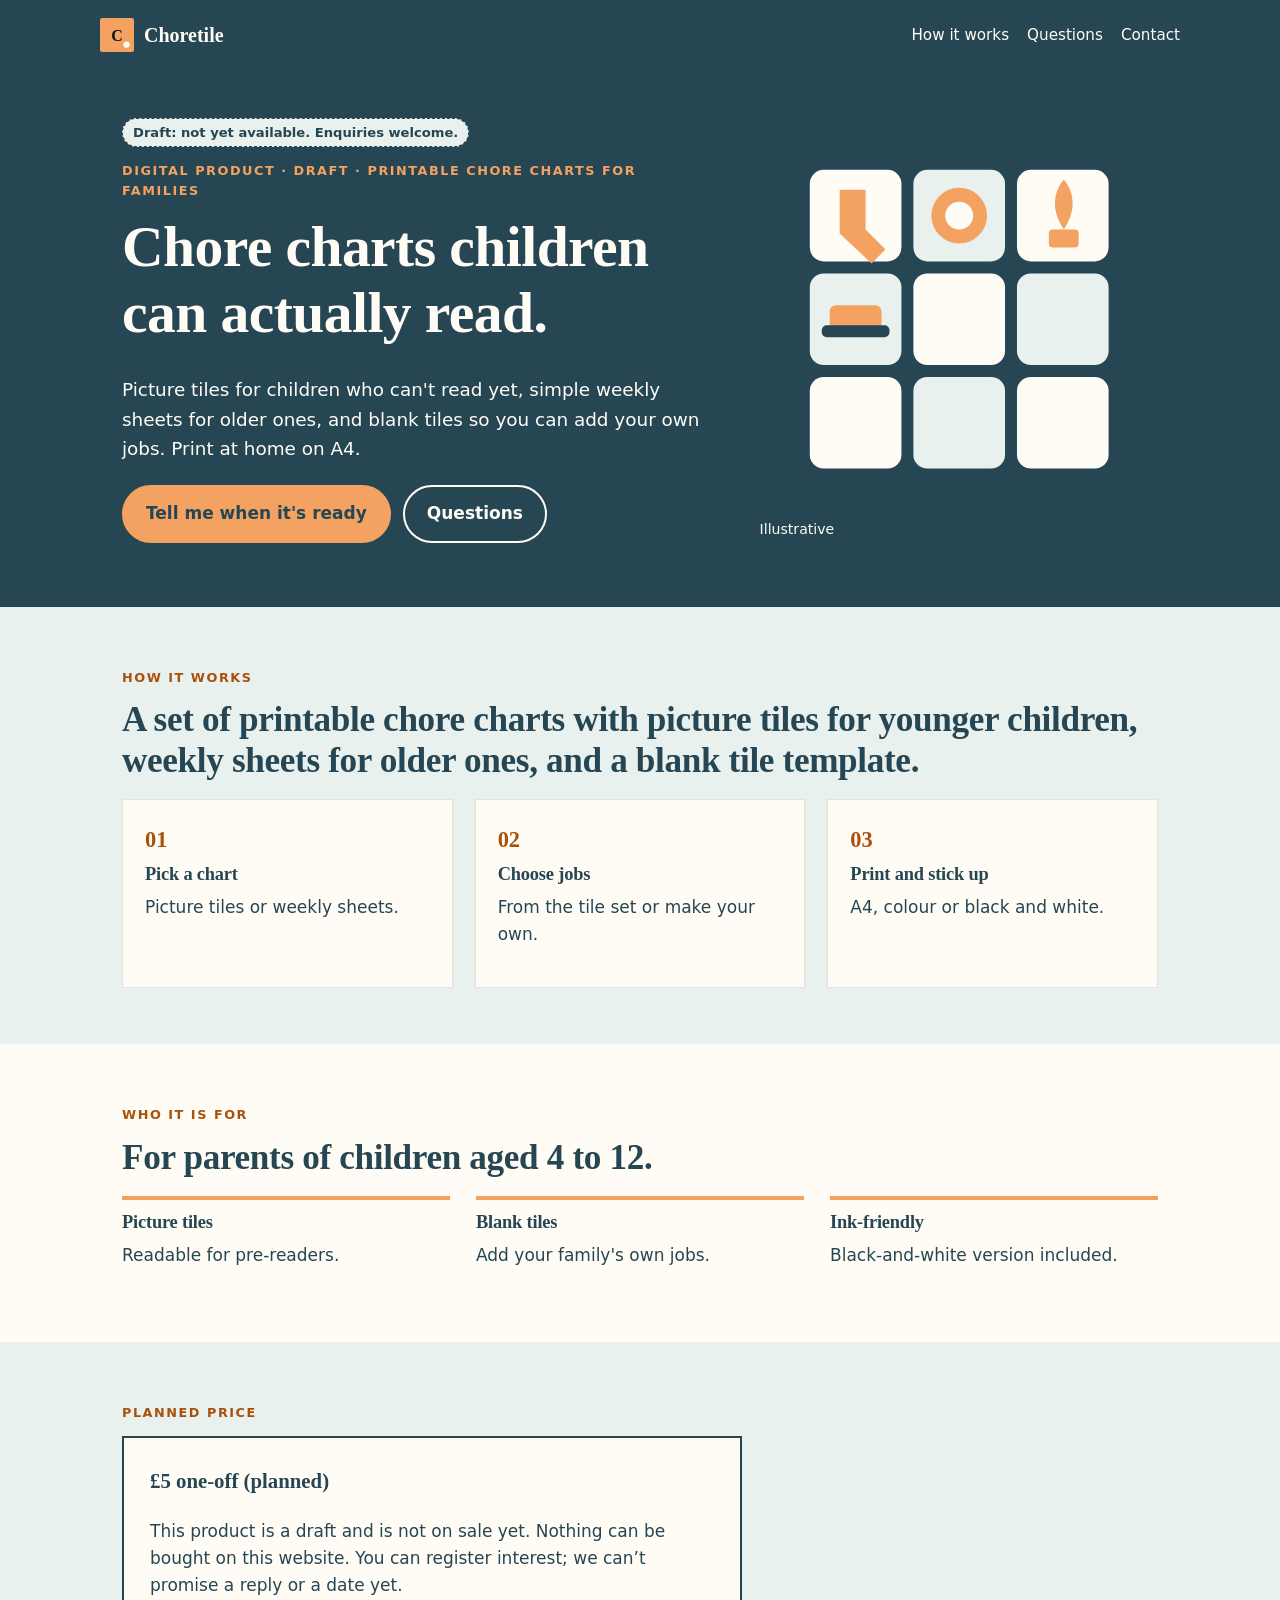
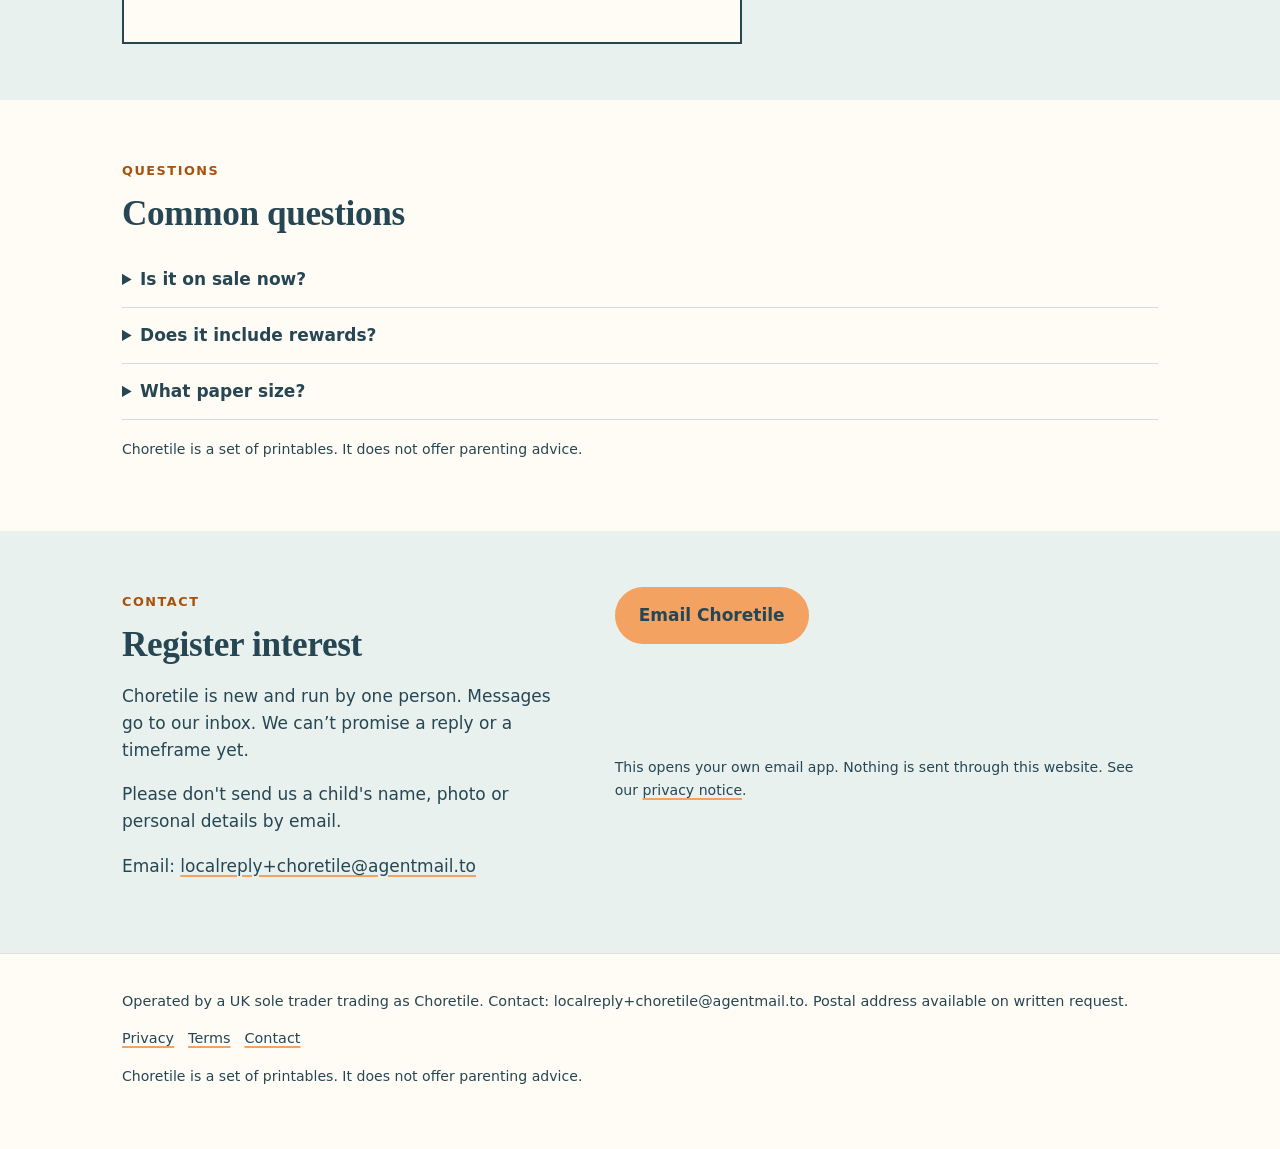
<file: index.html>
<!doctype html>
<html lang="en-GB">
<head>
<meta charset="utf-8">
<meta name="viewport" content="width=device-width, initial-scale=1">
<meta http-equiv="Content-Security-Policy" content="default-src 'self'; img-src 'self' data: https://localreplyloop.goatcounter.com; style-src 'self'; script-src 'self'; font-src 'self'; connect-src 'self'; form-action 'self'; base-uri 'self'; object-src 'none'">
<meta name="referrer" content="strict-origin-when-cross-origin">
<title>Choretile: Chore charts children can actually read</title>
<meta name="description" content="A set of printable chore charts with picture tiles for younger children, weekly sheets for older ones, and a blank tile template.">
<meta name="theme-color" content="#264653">
<meta property="og:type" content="website"><meta property="og:title" content="Choretile: Chore charts children can actually read"><meta property="og:description" content="A set of printable chore charts with picture tiles for younger children, weekly sheets for older ones, and a blank tile template.">
<meta property="og:image" content="https://evanturner557-del.github.io/choretile/assets/og.png"><meta property="og:image:width" content="1200"><meta property="og:image:height" content="630">
<meta property="og:image:alt" content="Choretile: Chore charts children can actually read."><meta property="og:site_name" content="Choretile"><meta property="og:locale" content="en_GB">
<meta property="og:url" content="https://evanturner557-del.github.io/choretile/"><meta name="twitter:card" content="summary_large_image">
<link rel="canonical" href="https://evanturner557-del.github.io/choretile/">
<link rel="icon" href="assets/favicon.svg" type="image/svg+xml">
<link rel="stylesheet" href="assets/site.css">
<script src="assets/config.js"></script>
<script src="assets/analytics.js" defer></script>
<script src="_shared/kit.js" defer></script>
</head>
<body>
<a class="skip" href="#main">Skip to content</a>
<header class="band"><div class="wrap top"><a class="brand" href="./"><svg viewBox="0 0 64 64" aria-hidden="true" width="34" height="34"><rect width="64" height="64" rx="4" fill="#F4A261"/><text x="32" y="43" text-anchor="middle" font-family="Georgia, serif" font-weight="700" font-size="30" fill="#111111">C</text><circle cx="50" cy="50" r="6" fill="#FFFCF5"/></svg>Choretile</a><nav aria-label="Primary"><a href="#how">How it works</a><a href="#faq">Questions</a><a href="#contact">Contact</a></nav></div></header>
<main id="main">
<div class="band"><section class="hero"><div class="wrap"><div><span class="draft">Draft: not yet available. Enquiries welcome.</span><br><span class="eyebrow">Digital product · draft · Printable chore charts for families</span><h1>Chore charts children can actually read.</h1><p class="lede">Picture tiles for children who can&#x27;t read yet, simple weekly sheets for older ones, and blank tiles so you can add your own jobs. Print at home on A4.</p><div class="ctas"><a class="btn" href="#contact" data-cta="hero">Tell me when it&#x27;s ready</a><a class="btn ghost" href="#faq" data-cta="hero-secondary">Questions</a></div></div><figure class="art"><svg viewBox="0 0 400 400" aria-hidden="true" focusable="false" class="motif"><rect x="50" y="50" width="92" height="92" rx="14" fill="#FFFCF5"/><rect x="154" y="50" width="92" height="92" rx="14" fill="#E9F1EE"/><rect x="258" y="50" width="92" height="92" rx="14" fill="#FFFCF5"/><rect x="50" y="154" width="92" height="92" rx="14" fill="#E9F1EE"/><rect x="154" y="154" width="92" height="92" rx="14" fill="#FFFCF5"/><rect x="258" y="154" width="92" height="92" rx="14" fill="#E9F1EE"/><rect x="50" y="258" width="92" height="92" rx="14" fill="#FFFCF5"/><rect x="154" y="258" width="92" height="92" rx="14" fill="#E9F1EE"/><rect x="258" y="258" width="92" height="92" rx="14" fill="#FFFCF5"/><path d="M80 70 h26 v40 l20 20 -14 14 -32 -30z" fill="#F4A261"/><circle cx="200" cy="96" r="28" fill="#F4A261"/><circle cx="200" cy="96" r="14" fill="#FFFCF5"/><path d="M305 110 c-20 -30 0 -50 0 -50 c0 0 20 20 0 50z" fill="#F4A261"/><rect x="290" y="110" width="30" height="18" rx="4" fill="#F4A261"/><rect x="70" y="186" width="52" height="26" rx="6" fill="#F4A261"/><rect x="62" y="206" width="68" height="12" rx="5" fill="#264653"/></svg><figcaption class="fine">Illustrative</figcaption></figure></div></section></div>
<section class="tint" id="how"><div class="wrap"><span class="eyebrow">How it works</span><h2>A set of printable chore charts with picture tiles for younger children, weekly sheets for older ones, and a blank tile template.</h2><div class="steps"><div class="step"><h3>Pick a chart</h3><p>Picture tiles or weekly sheets.</p></div><div class="step"><h3>Choose jobs</h3><p>From the tile set or make your own.</p></div><div class="step"><h3>Print and stick up</h3><p>A4, colour or black and white.</p></div></div></div></section>
<section><div class="wrap"><span class="eyebrow">Who it is for</span><h2>For parents of children aged 4 to 12.</h2><div class="points"><div class="point"><h3>Picture tiles</h3><p>Readable for pre-readers.</p></div><div class="point"><h3>Blank tiles</h3><p>Add your family&#x27;s own jobs.</p></div><div class="point"><h3>Ink-friendly</h3><p>Black-and-white version included.</p></div></div></div></section>
<section class="tint" id="price"><div class="wrap"><span class="eyebrow">Planned price</span><div class="pricebox"><p class="price">£5 one-off (planned)</p><p>This product is a draft and is not on sale yet. Nothing can be bought on this website. You can register interest; we can’t promise a reply or a date yet.</p></div></div></section>
<section id="faq"><div class="wrap"><span class="eyebrow">Questions</span><h2>Common questions</h2><details><summary>Is it on sale now?</summary><p>Not yet. Choretile is a draft product. Ask to hear when it&#x27;s ready.</p></details><details><summary>Does it include rewards?</summary><p>There&#x27;s a space for whatever your family agrees. No points system you have to follow.</p></details><details><summary>What paper size?</summary><p>A4.</p></details><p class="fine fine-gap">Choretile is a set of printables. It does not offer parenting advice.</p></div></section>
<section class="tint" id="contact"><div class="wrap contact-grid"><div><span class="eyebrow">Contact</span><h2>Register interest</h2><p>Choretile is new and run by one person. Messages go to our inbox. We can’t promise a reply or a timeframe yet.</p><p>Please don&#x27;t send us a child&#x27;s name, photo or personal details by email.</p><p>Email: <a href="mailto:localreply+choretile@agentmail.to">localreply+choretile@agentmail.to</a></p></div><div class="form contact-mail"><p><a class="btn" href="mailto:localreply+choretile@agentmail.to?subject=%5BChoretile%5D%20Enquiry" data-cta="enquire">Email Choretile</a></p><p class="hint">This opens your own email app. Nothing is sent through this website. See our <a href="privacy.html">privacy notice</a>.</p></div></div></section>
</main><footer><div class="wrap"><p>Operated by a UK sole trader trading as Choretile. Contact: localreply+choretile@agentmail.to. Postal address available on written request.</p>
<p><a href="privacy.html">Privacy</a><a href="terms.html">Terms</a><a href="./#contact">Contact</a></p>
<p class="fine">Choretile is a set of printables. It does not offer parenting advice.</p></div></footer>
</body></html>
</file>
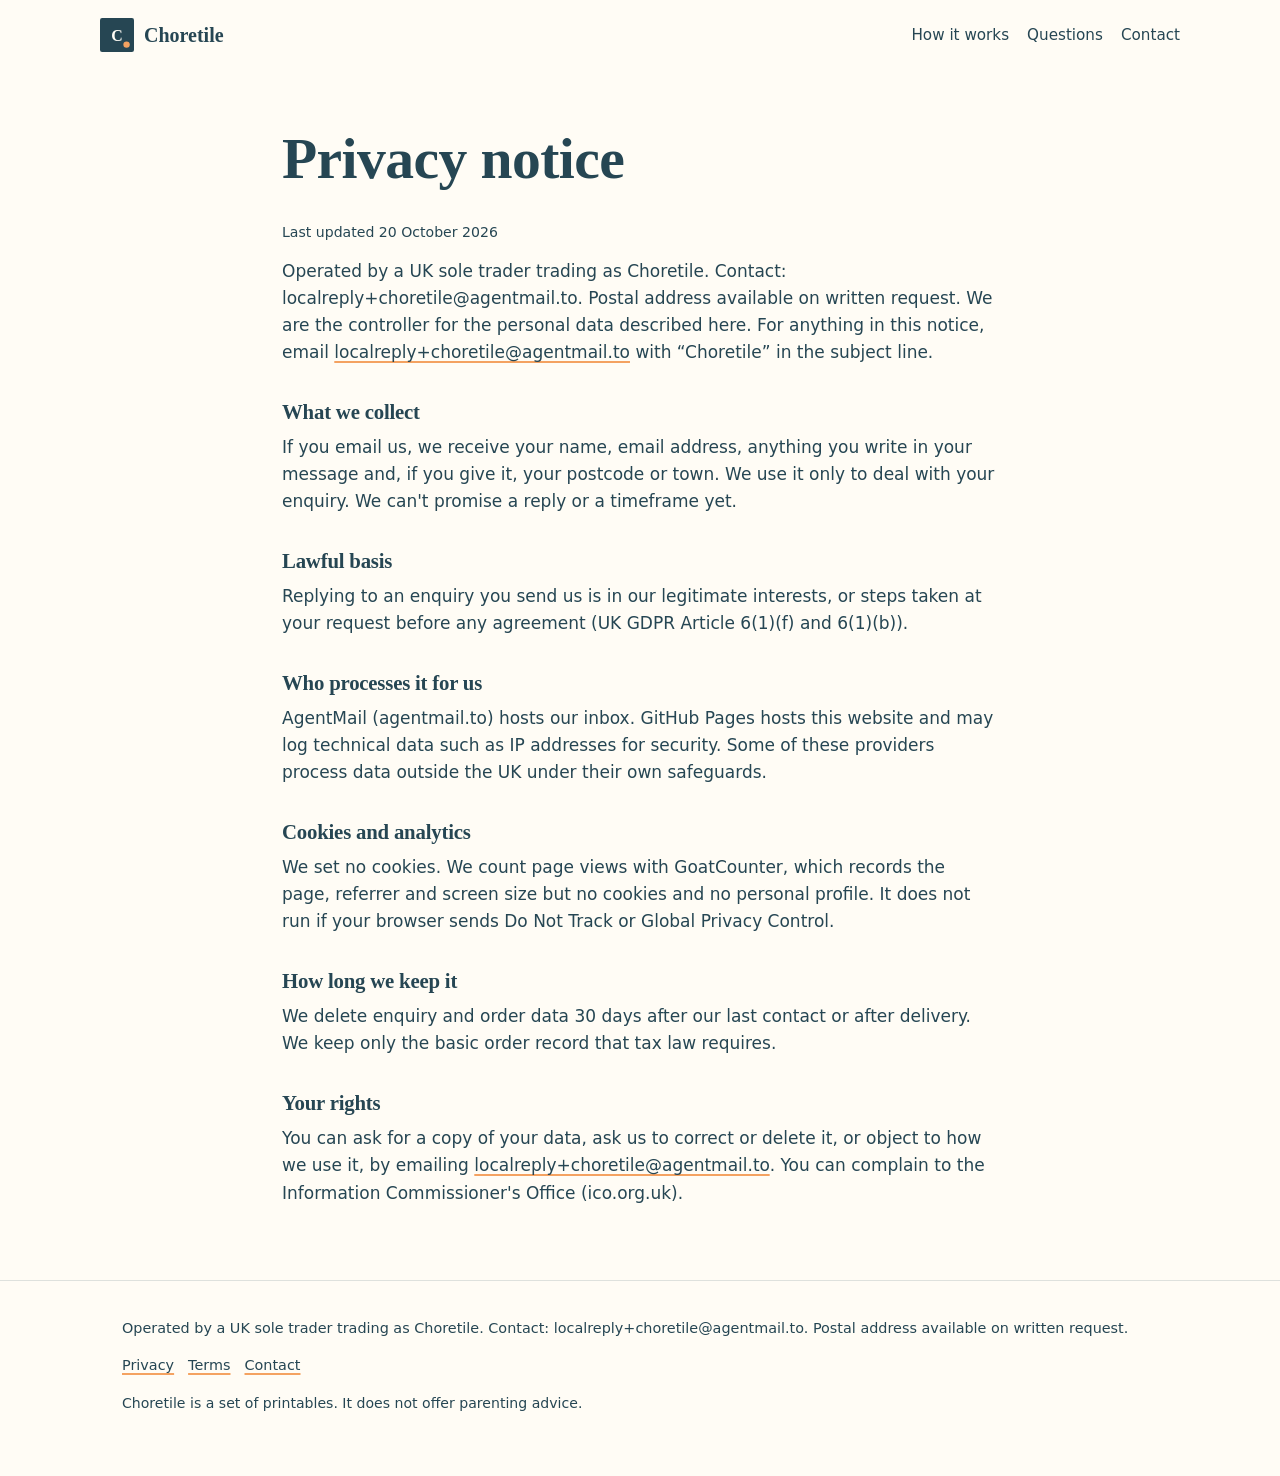
<file: privacy.html>
<!doctype html>
<html lang="en-GB">
<head>
<meta charset="utf-8">
<meta name="viewport" content="width=device-width, initial-scale=1">
<meta http-equiv="Content-Security-Policy" content="default-src 'self'; img-src 'self' data: https://localreplyloop.goatcounter.com; style-src 'self'; script-src 'self'; font-src 'self'; connect-src 'self'; form-action 'self'; base-uri 'self'; object-src 'none'">
<meta name="referrer" content="strict-origin-when-cross-origin">
<title>Privacy notice | Choretile</title>
<meta name="description" content="Privacy notice for Choretile.">
<meta name="theme-color" content="#264653">
<meta property="og:type" content="website"><meta property="og:title" content="Privacy notice | Choretile"><meta property="og:description" content="Privacy notice for Choretile.">
<meta property="og:image" content="https://evanturner557-del.github.io/choretile/assets/og.png"><meta property="og:image:width" content="1200"><meta property="og:image:height" content="630">
<meta property="og:image:alt" content="Choretile: Chore charts children can actually read."><meta property="og:site_name" content="Choretile"><meta property="og:locale" content="en_GB">
<meta property="og:url" content="https://evanturner557-del.github.io/choretile/privacy.html"><meta name="twitter:card" content="summary_large_image">
<link rel="canonical" href="https://evanturner557-del.github.io/choretile/privacy.html">
<link rel="icon" href="assets/favicon.svg" type="image/svg+xml">
<link rel="stylesheet" href="assets/site.css">
<script src="assets/config.js"></script>
<script src="assets/analytics.js" defer></script>
<script src="_shared/kit.js" defer></script>
</head>
<body>
<a class="skip" href="#main">Skip to content</a>
<header><div class="wrap top"><a class="brand" href="./"><svg viewBox="0 0 64 64" aria-hidden="true" width="34" height="34"><rect width="64" height="64" rx="4" fill="#264653"/><text x="32" y="43" text-anchor="middle" font-family="Georgia, serif" font-weight="700" font-size="30" fill="#FFFCF5">C</text><circle cx="50" cy="50" r="6" fill="#F4A261"/></svg>Choretile</a><nav aria-label="Primary"><a href="#how">How it works</a><a href="#faq">Questions</a><a href="#contact">Contact</a></nav></div></header><main id="main"><section><div class="wrap legal"><h1>Privacy notice</h1><p class="fine">Last updated 20 October 2026</p>
<p><span>Operated by a UK sole trader trading as Choretile. Contact: localreply+choretile@agentmail.to. Postal address available on written request.</span> We are the controller for the personal data described here. For anything in this notice, email <a href="mailto:localreply+choretile@agentmail.to">localreply+choretile@agentmail.to</a> with “Choretile” in the subject line.</p>
<h2>What we collect</h2><p>If you email us, we receive your name, email address, anything you write in your message and, if you give it, your postcode or town. We use it only to deal with your enquiry. We can&#x27;t promise a reply or a timeframe yet.</p>
<h2>Lawful basis</h2><p>Replying to an enquiry you send us is in our legitimate interests, or steps taken at your request before any agreement (UK GDPR Article 6(1)(f) and 6(1)(b)).</p>
<h2>Who processes it for us</h2><p>AgentMail (agentmail.to) hosts our inbox. GitHub Pages hosts this website and may log technical data such as IP addresses for security. Some of these providers process data outside the UK under their own safeguards.</p>
<h2>Cookies and analytics</h2><p>We set no cookies. We count page views with GoatCounter, which records the page, referrer and screen size but no cookies and no personal profile. It does not run if your browser sends Do Not Track or Global Privacy Control.</p>
<h2>How long we keep it</h2><p>We delete enquiry and order data 30 days after our last contact or after delivery. We keep only the basic order record that tax law requires.</p>
<h2>Your rights</h2><p>You can ask for a copy of your data, ask us to correct or delete it, or object to how we use it, by emailing <a href="mailto:localreply+choretile@agentmail.to">localreply+choretile@agentmail.to</a>. You can complain to the Information Commissioner's Office (ico.org.uk).</p></div></section></main><footer><div class="wrap"><p>Operated by a UK sole trader trading as Choretile. Contact: localreply+choretile@agentmail.to. Postal address available on written request.</p>
<p><a href="privacy.html">Privacy</a><a href="terms.html">Terms</a><a href="./#contact">Contact</a></p>
<p class="fine">Choretile is a set of printables. It does not offer parenting advice.</p></div></footer>
</body></html>
</file>
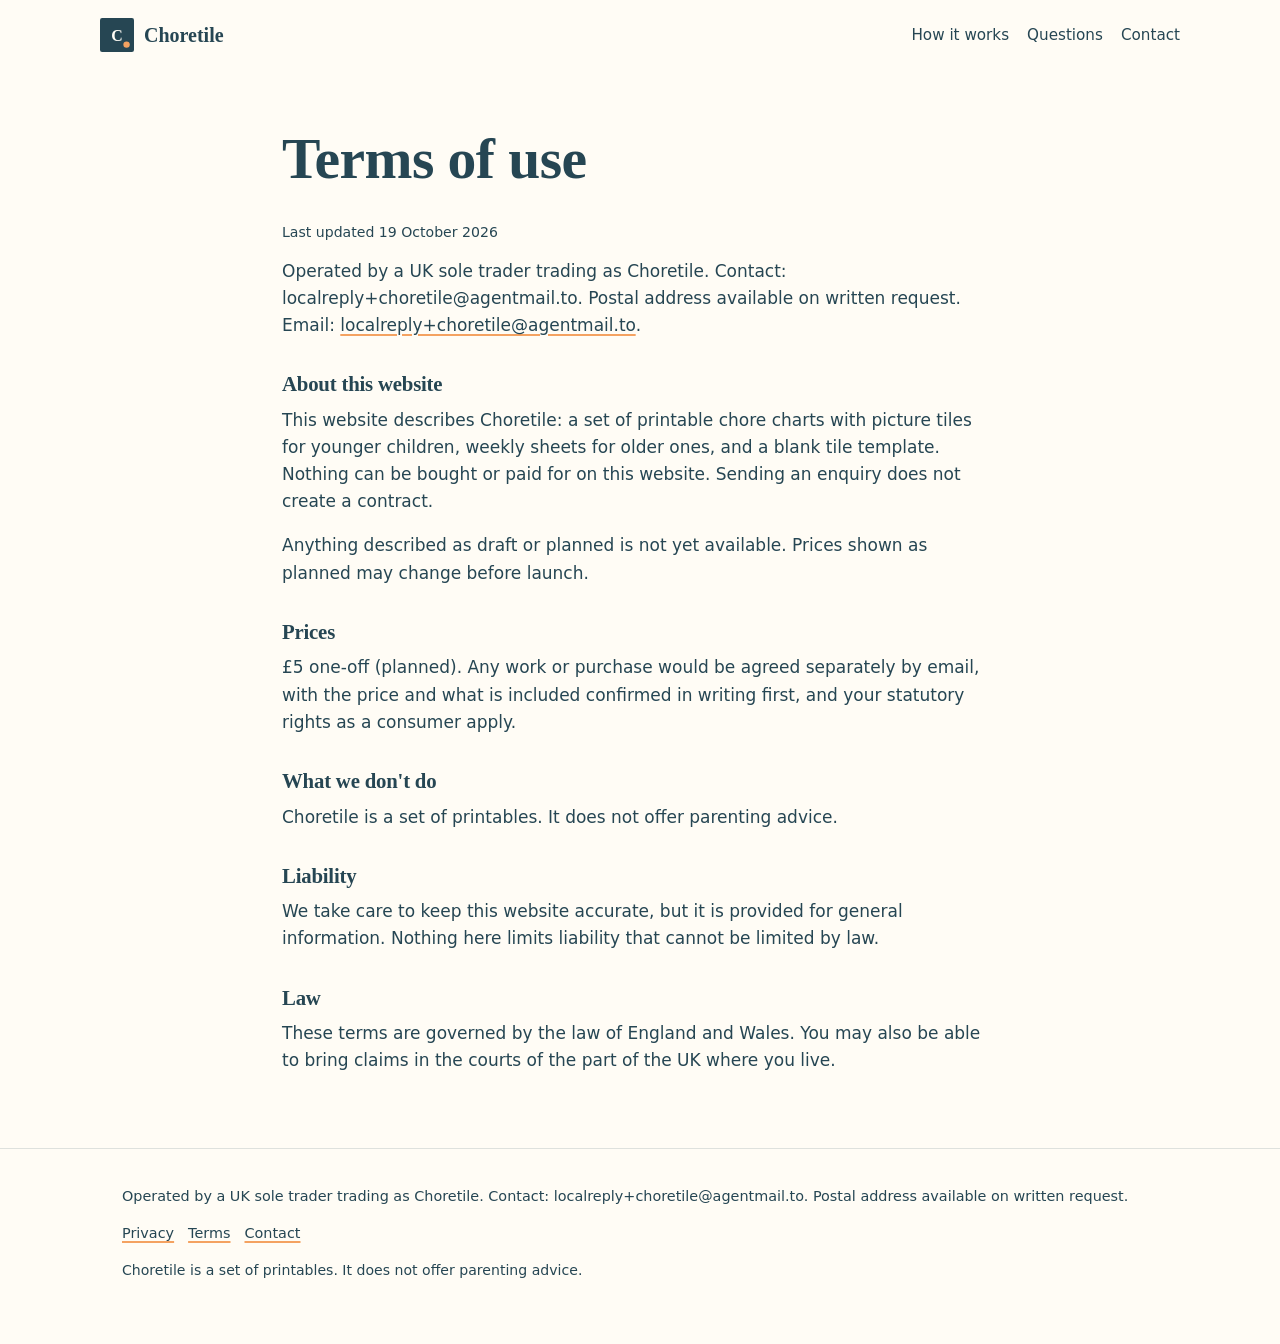
<file: terms.html>
<!doctype html>
<html lang="en-GB">
<head>
<meta charset="utf-8">
<meta name="viewport" content="width=device-width, initial-scale=1">
<meta http-equiv="Content-Security-Policy" content="default-src 'self'; img-src 'self' data: https://localreplyloop.goatcounter.com; style-src 'self'; script-src 'self'; font-src 'self'; connect-src 'self'; form-action 'self'; base-uri 'self'; object-src 'none'">
<meta name="referrer" content="strict-origin-when-cross-origin">
<title>Terms of use | Choretile</title>
<meta name="description" content="Terms of use for Choretile.">
<meta name="theme-color" content="#264653">
<meta property="og:type" content="website"><meta property="og:title" content="Terms of use | Choretile"><meta property="og:description" content="Terms of use for Choretile.">
<meta property="og:image" content="https://evanturner557-del.github.io/choretile/assets/og.png"><meta property="og:image:width" content="1200"><meta property="og:image:height" content="630">
<meta property="og:image:alt" content="Choretile: Chore charts children can actually read."><meta property="og:site_name" content="Choretile"><meta property="og:locale" content="en_GB">
<meta property="og:url" content="https://evanturner557-del.github.io/choretile/terms.html"><meta name="twitter:card" content="summary_large_image">
<link rel="canonical" href="https://evanturner557-del.github.io/choretile/terms.html">
<link rel="icon" href="assets/favicon.svg" type="image/svg+xml">
<link rel="stylesheet" href="assets/site.css">
<script src="assets/config.js"></script>
<script src="assets/analytics.js" defer></script>
<script src="_shared/kit.js" defer></script>
</head>
<body>
<a class="skip" href="#main">Skip to content</a>
<header><div class="wrap top"><a class="brand" href="./"><svg viewBox="0 0 64 64" aria-hidden="true" width="34" height="34"><rect width="64" height="64" rx="4" fill="#264653"/><text x="32" y="43" text-anchor="middle" font-family="Georgia, serif" font-weight="700" font-size="30" fill="#FFFCF5">C</text><circle cx="50" cy="50" r="6" fill="#F4A261"/></svg>Choretile</a><nav aria-label="Primary"><a href="#how">How it works</a><a href="#faq">Questions</a><a href="#contact">Contact</a></nav></div></header><main id="main"><section><div class="wrap legal"><h1>Terms of use</h1><p class="fine">Last updated 19 October 2026</p>
<p><span>Operated by a UK sole trader trading as Choretile. Contact: localreply+choretile@agentmail.to. Postal address available on written request.</span> Email: <a href="mailto:localreply+choretile@agentmail.to">localreply+choretile@agentmail.to</a>.</p>
<h2>About this website</h2><p>This website describes Choretile: a set of printable chore charts with picture tiles for younger children, weekly sheets for older ones, and a blank tile template. Nothing can be bought or paid for on this website. Sending an enquiry does not create a contract.</p><p>Anything described as draft or planned is not yet available. Prices shown as planned may change before launch.</p>
<h2>Prices</h2><p>£5 one-off (planned). Any work or purchase would be agreed separately by email, with the price and what is included confirmed  in writing first, and your statutory rights as a consumer apply.</p>
<h2>What we don't do</h2><p>Choretile is a set of printables. It does not offer parenting advice.</p>
<h2>Liability</h2><p>We take care to keep this website accurate, but it is provided for general information. Nothing here limits liability that cannot be limited by law.</p>
<h2>Law</h2><p>These terms are governed by the law of England and Wales. You may also be able to bring claims in the courts of the part of the UK where you live.</p></div></section></main><footer><div class="wrap"><p>Operated by a UK sole trader trading as Choretile. Contact: localreply+choretile@agentmail.to. Postal address available on written request.</p>
<p><a href="privacy.html">Privacy</a><a href="terms.html">Terms</a><a href="./#contact">Contact</a></p>
<p class="fine">Choretile is a set of printables. It does not offer parenting advice.</p></div></footer>
</body></html>
</file>
<file: assets/site.css>
:root{--ink:#264653;--paper:#FFFCF5;--acc:#F4A261;--acc-text:#A8510B;--on-acc:#264653;--acc-btn:#F4A261;--soft:#E9F1EE;--on-ink:#FFFCF5;--r:0px;--br:999px;--head:Georgia, 'Times New Roman', serif;--body:system-ui, -apple-system, 'Segoe UI', Roboto, sans-serif}
*,*::before,*::after{box-sizing:border-box}html{scroll-behavior:smooth}@media (prefers-reduced-motion:reduce){html{scroll-behavior:auto}*{transition:none!important}}
body{margin:0;font-family:var(--body);color:var(--ink);background:var(--paper);line-height:1.6;font-size:17px;-webkit-font-smoothing:antialiased}
h1,h2,h3{font-family:var(--head);line-height:1.15;margin:0 0 .5em;letter-spacing:-.01em}h1{font-size:clamp(2.1rem,5vw,3.6rem)}h2{font-size:clamp(1.5rem,3vw,2.2rem)}h3{font-size:1.15rem}
p{margin:0 0 1em}a{color:var(--ink);text-decoration-color:var(--acc);text-underline-offset:3px;text-decoration-thickness:2px}
.wrap{max-width:1080px;margin:0 auto;padding:0 22px}.skip{position:absolute;left:-999px}.skip:focus{left:12px;top:12px;background:var(--ink);color:var(--on-ink);padding:8px 12px;z-index:9}
:focus-visible{outline:3px solid var(--acc);outline-offset:2px}
.top{display:flex;align-items:center;justify-content:space-between;padding:18px 0;gap:16px}.brand{display:flex;align-items:center;gap:10px;font-family:var(--head);font-weight:700;font-size:1.25rem;text-decoration:none}
.top nav a{margin-left:18px;font-size:.95rem;text-decoration:none}.top nav a:hover{text-decoration:underline}
.btn{display:inline-block;background:var(--acc-btn);color:var(--on-acc);padding:13px 22px;border-radius:var(--br);font-weight:600;text-decoration:none;border:2px solid var(--acc-btn);cursor:pointer;font:inherit;font-weight:600}
.btn:hover{filter:none;box-shadow:inset 0 0 0 2px currentColor}.btn.ghost{background:transparent;color:var(--ink);border-color:var(--ink)}
.eyebrow{display:inline-block;font-size:.8rem;letter-spacing:.12em;text-transform:uppercase;font-weight:600;color:var(--acc-text);margin-bottom:12px}
.hero{padding:48px 0 64px}.hero .lede{font-size:1.15rem;max-width:40em}.ctas{display:flex;gap:12px;flex-wrap:wrap;margin-top:22px}
.motif{width:100%;height:auto;max-width:420px;display:block}.art{margin:0}
.draft{display:inline-block;background:var(--soft);border:1px dashed var(--ink);padding:3px 10px;border-radius:999px;font-size:.82rem;font-weight:600;margin-bottom:14px}
section{padding:56px 0}.tint{background:var(--soft)}
.steps{display:grid;grid-template-columns:repeat(auto-fit,minmax(220px,1fr));gap:22px;counter-reset:s}
.step{padding:22px;border-radius:var(--r);background:var(--paper);border:1px solid color-mix(in srgb,var(--ink) 14%,transparent)}
.step::before{counter-increment:s;content:"0" counter(s);font-family:var(--head);font-weight:700;color:var(--acc-text);display:block;font-size:1.4rem;margin-bottom:6px}
.points{display:grid;grid-template-columns:repeat(auto-fit,minmax(240px,1fr));gap:26px}.point h3{border-top:4px solid var(--acc);padding-top:12px}
.price{font-family:var(--head);font-size:1.3rem;font-weight:700}.pricebox{border:2px solid var(--ink);border-radius:var(--r);padding:26px;max-width:620px;background:var(--paper)}
details{border-bottom:1px solid color-mix(in srgb,var(--ink) 18%,transparent);padding:14px 0}summary{cursor:pointer;font-weight:600}details p{margin-top:10px}
.form{display:grid;gap:14px;max-width:620px}.form label{font-weight:600;font-size:.95rem;display:block;margin-bottom:4px}
.form input,.form textarea,.form select{width:100%;padding:12px;border:1.5px solid color-mix(in srgb,var(--ink) 40%,transparent);border-radius:calc(var(--r)/2);font:inherit;background:#fff;color:#111}
.form textarea{min-height:120px}.hint,.fine{font-size:.88rem}.form-status{font-weight:600}
.contact-grid{display:grid;grid-template-columns:1fr 1.2fr;gap:40px}@media(max-width:800px){.contact-grid{grid-template-columns:1fr}.top nav a:not([href="#contact"]){display:none}.top nav a{margin-left:0;padding:10px 0;font-weight:600}}
footer{padding:36px 0 48px;font-size:.9rem;border-top:1px solid color-mix(in srgb,var(--ink) 15%,transparent)}footer a{margin-right:14px}
.tool{background:var(--paper);border:2px solid var(--ink);border-radius:var(--r);padding:26px;max-width:640px}.tool .row{display:grid;grid-template-columns:1fr 140px;gap:12px;align-items:center;margin-bottom:10px}
.tool input[type=number]{padding:10px;border:1.5px solid var(--ink);border-radius:8px;font:inherit;width:100%}.result{margin-top:16px;padding:16px;background:var(--soft);border-radius:calc(var(--r)/2);min-height:3em}
.check h3{margin-top:18px}.check label{display:flex;gap:10px;align-items:flex-start;padding:6px 0}.check input{width:20px;height:20px;accent-color:var(--acc)}
.legal{max-width:760px}.legal h2{font-size:1.3rem;margin-top:1.6em}
.band{background:var(--ink);color:var(--on-ink)}.band a{color:var(--on-ink)}.band .btn.ghost{color:var(--on-ink);border-color:var(--on-ink)}.band .btn:not(.ghost){color:var(--on-acc)}.band .eyebrow{color:#F4A261}.hero .wrap{display:grid;grid-template-columns:1.2fr .8fr;gap:40px;align-items:center}@media(max-width:800px){.hero .wrap{grid-template-columns:1fr}}.band .draft{color:var(--ink)}

.fine.fine-gap{margin-top:18px}
</file>
